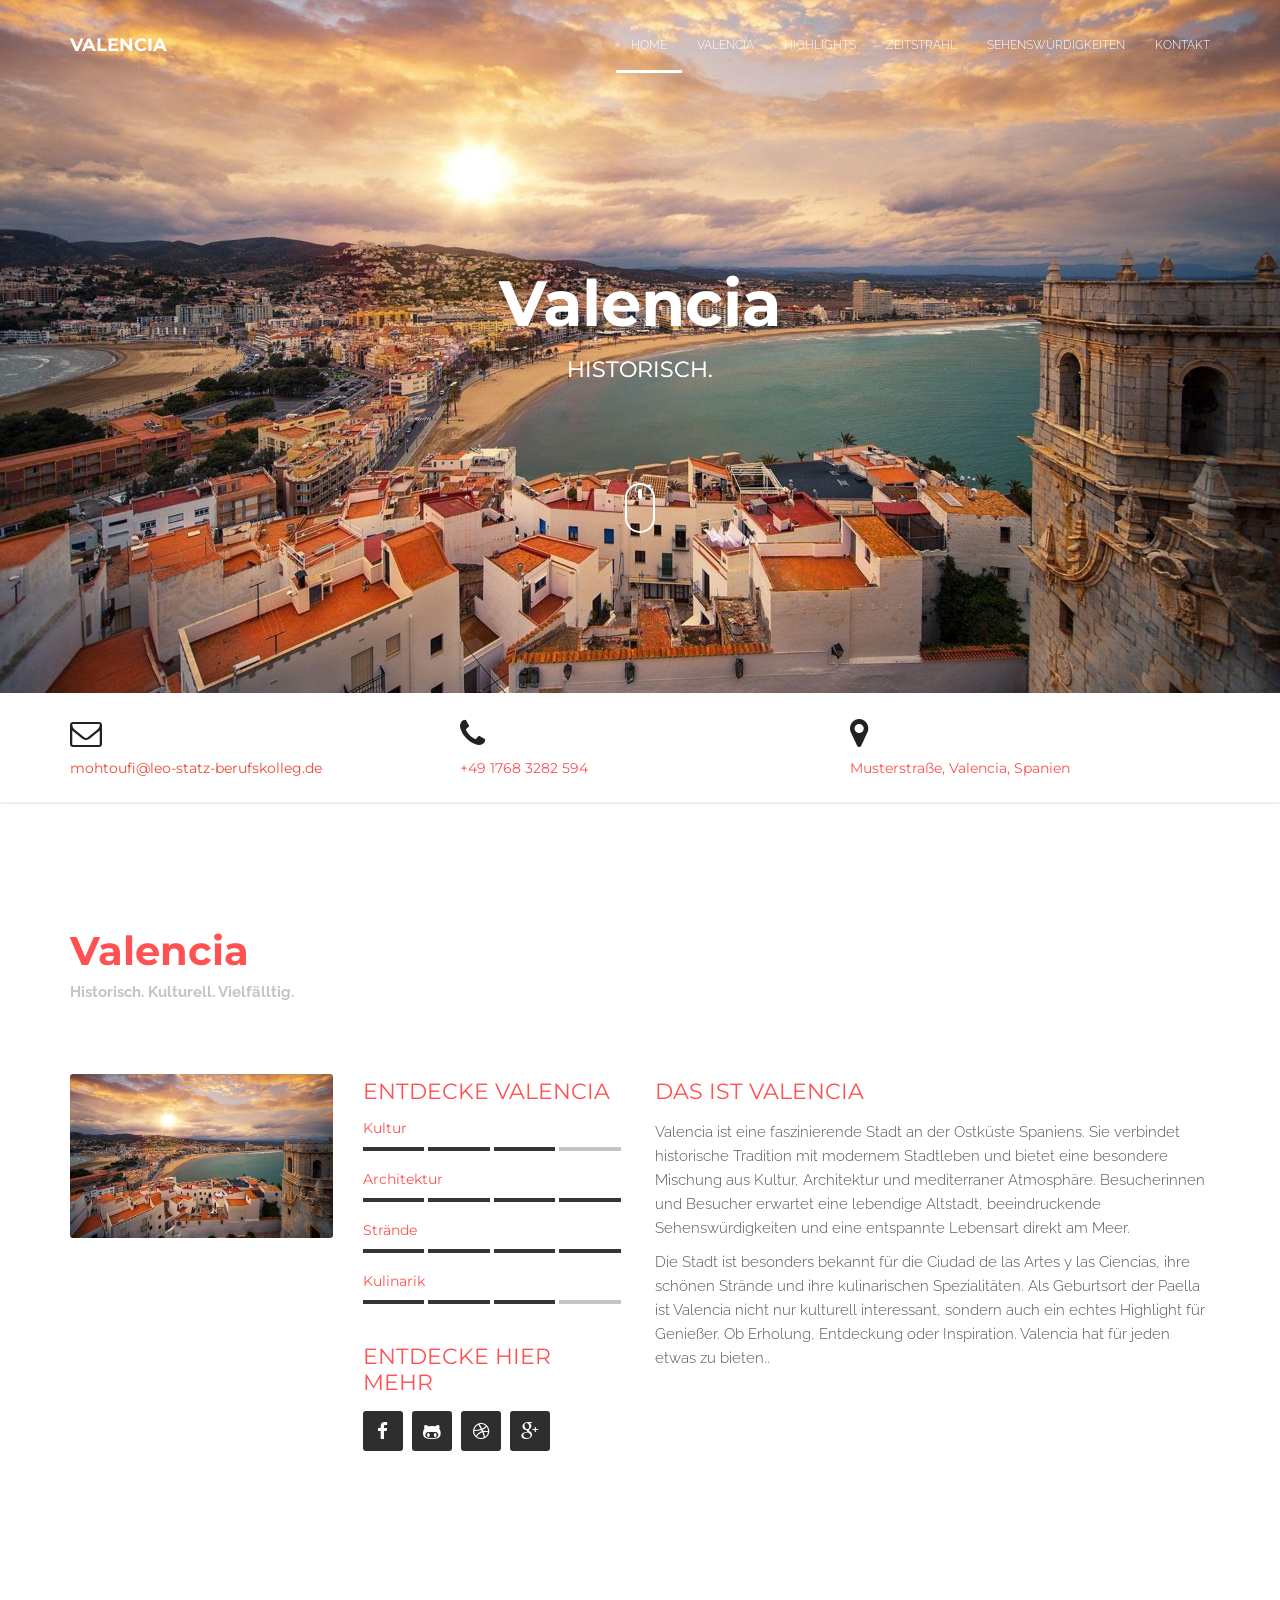
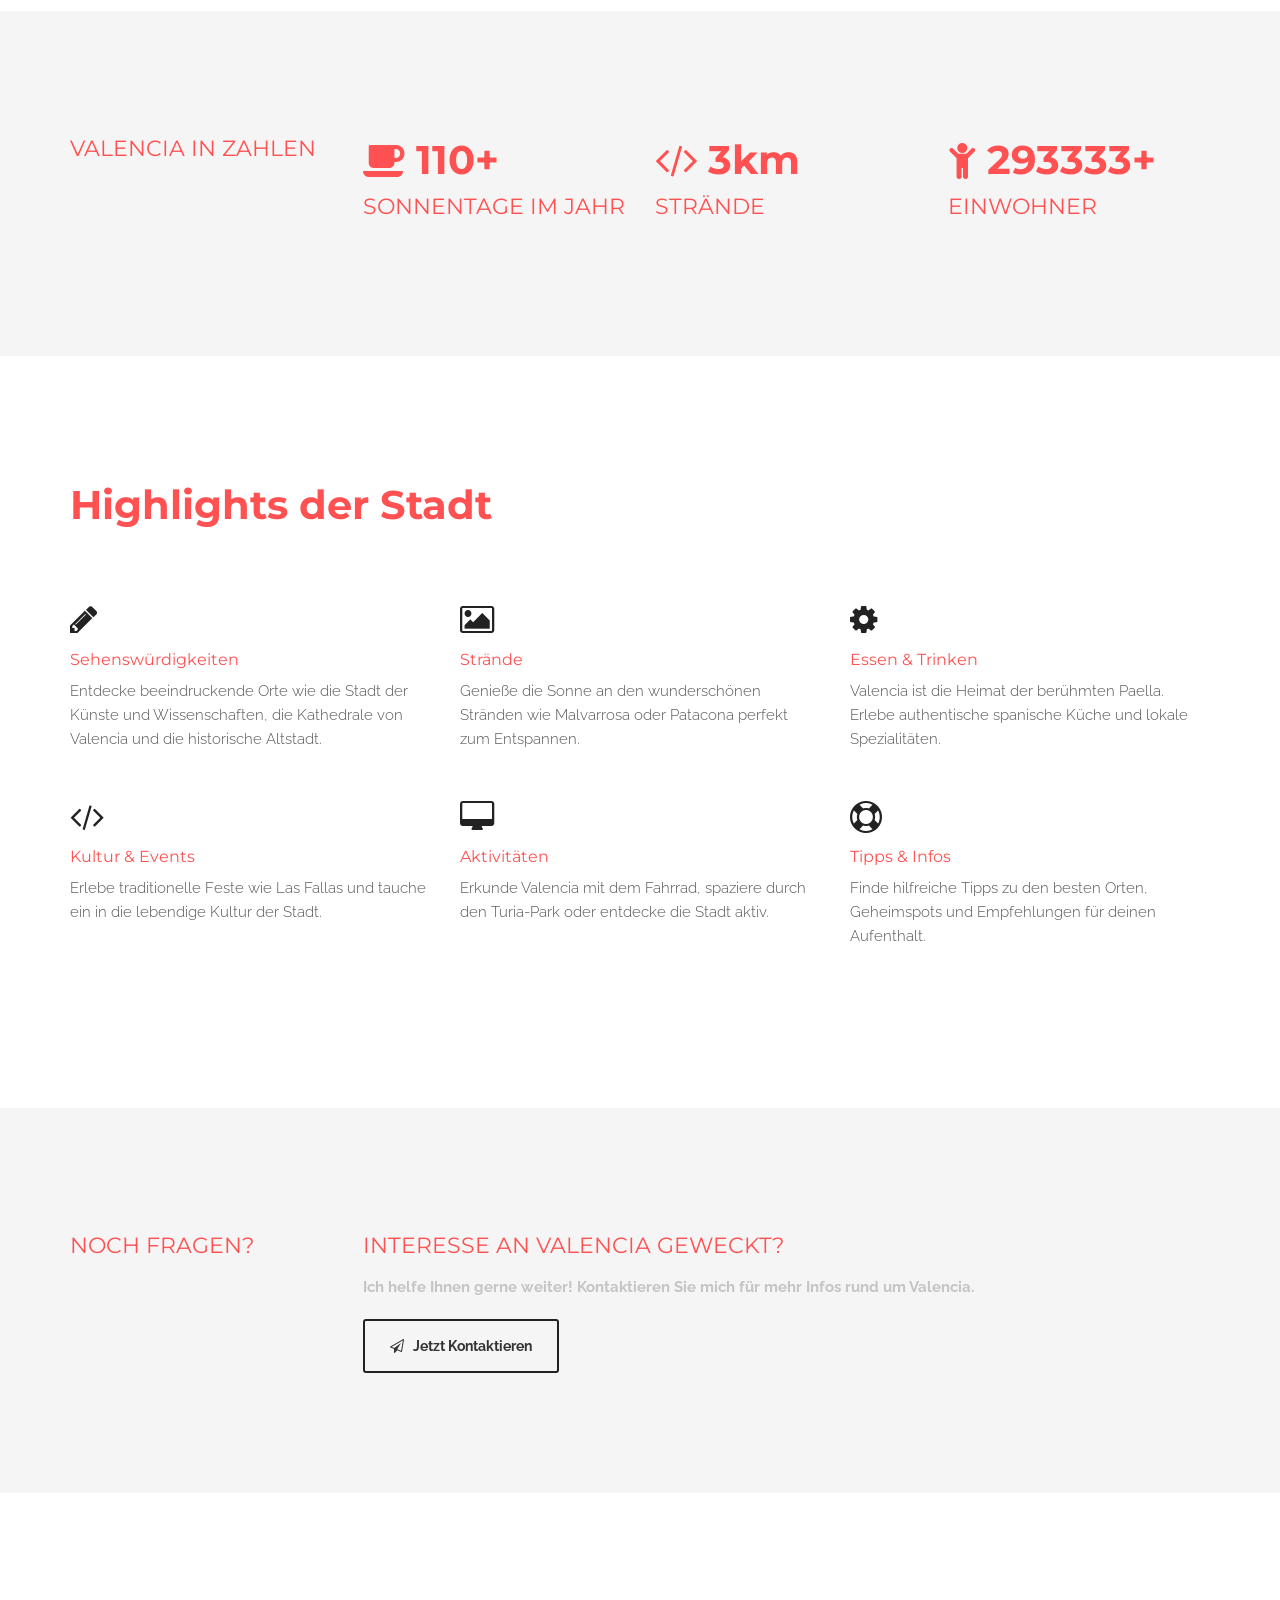
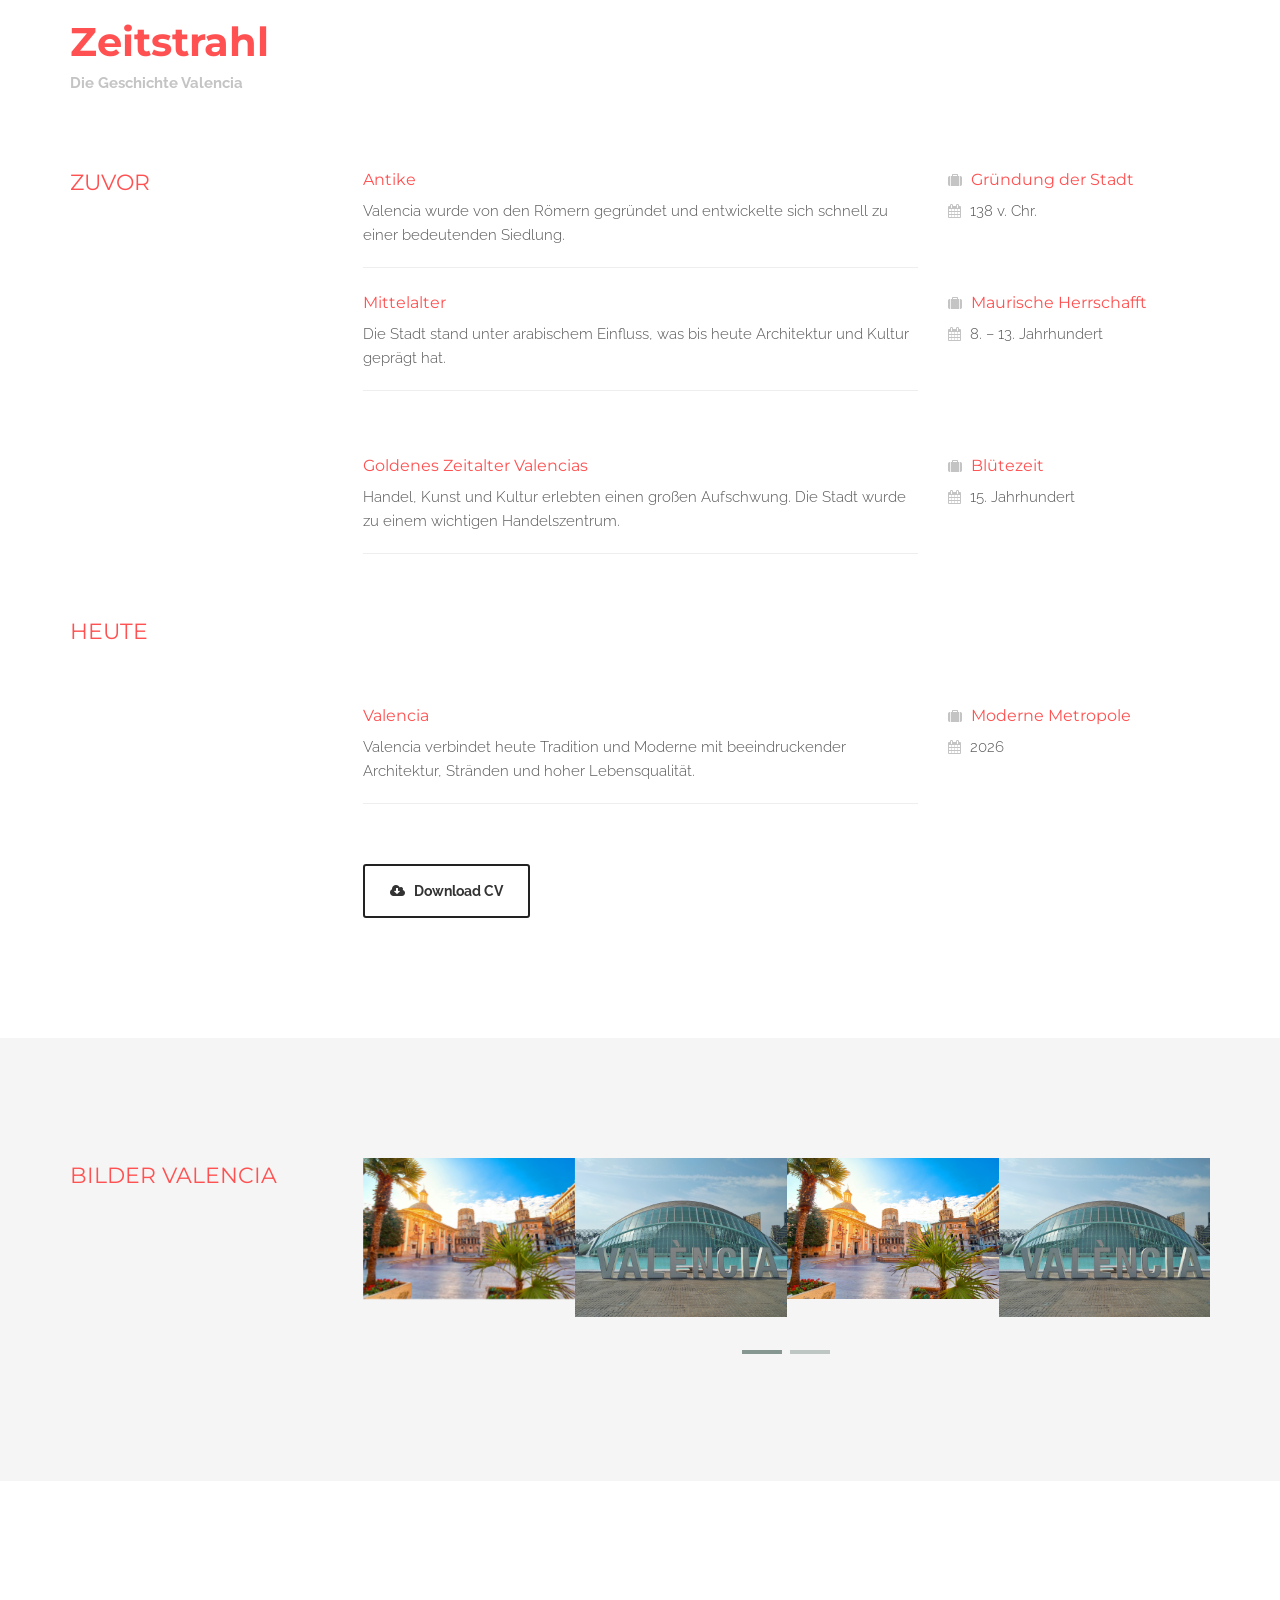
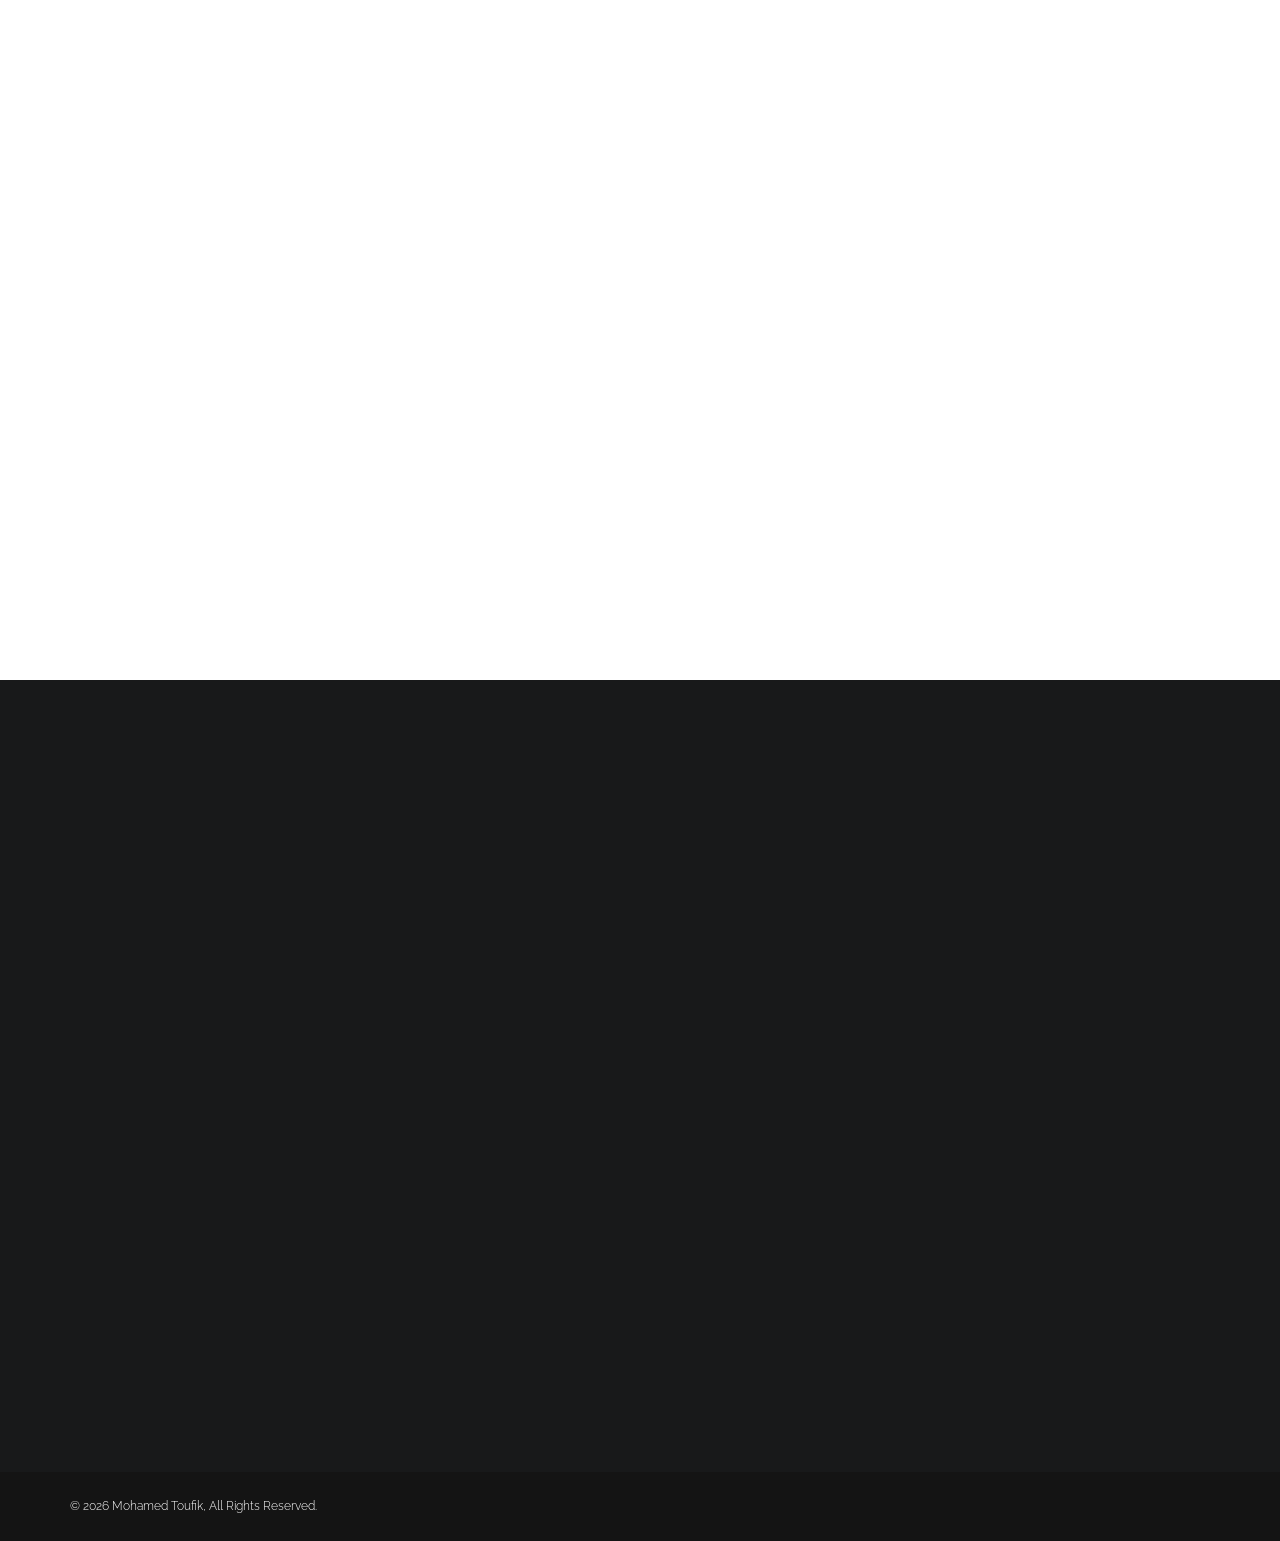
<file: Web - Projekt/Software-20260330/Software/index.html>
﻿<!DOCTYPE html>
<html lang="en">
<head>
	<meta charset="UTF-8">
	<meta name="viewport" content="width=device-width, initial-scale=1.0">
	<meta name="description" content="">
	<meta name="author" content="">

	<title>Valencia - Portfolio</title>

	<!-- CSS -->
	<!-- Bootstrap core CSS -->
	<link href="assets/bootstrap/css/bootstrap.min.css" rel="stylesheet" media="screen">

	<!-- Owl Carousel -->
	<link href="assets/css/owl.theme.css" rel="stylesheet">
	<link href="assets/css/owl.carousel.css" rel="stylesheet">

	<!-- Magnific-popup lightbox -->
	<link href="assets/css/magnific-popup.css" rel="stylesheet">

	<!-- Simple text rotator -->
	<link href="assets/css/simpletextrotator.css" rel="stylesheet">

	<!-- Font Awesome CSS -->
	<link href="assets/css/font-awesome.min.css" rel="stylesheet" media="screen">

	<!-- Animate css -->
	<link href="assets/css/animate.css" rel="stylesheet">

	<!-- Custom styles CSS -->
	<link href="assets/css/style.css" rel="stylesheet" media="screen">
</head>
<body>

	<div class="wrapper">

		<!-- Preloader -->

		<div id="preloader">
			<div id="status">
				<div class="status-mes"><h4>Valencia</h4></div>
			</div>
		</div>

		<!-- Navigation start -->

		<nav class="navbar navbar-custom navbar-fixed-top" role="navigation">
			<div class="container">

				<!-- Brand and toggle get grouped for better mobile display -->
				<div class="navbar-header">
					<button type="button" class="navbar-toggle" data-toggle="collapse" data-target="#bs-example-navbar-collapse-1">
						<span class="sr-only">Toggle navigation</span>
						<span class="icon-bar"></span>
						<span class="icon-bar"></span>
						<span class="icon-bar"></span>
					</button>
					<a class="navbar-brand" href="#">Valencia</a>
				</div>

				<!-- Collect the nav links, forms, and other content for toggling -->
				<div class="collapse navbar-collapse" id="bs-example-navbar-collapse-1">
					<ul class="nav navbar-nav navbar-right">
						<li><a href="#intro">Home</a></li>
						<li><a href="#profile">Valencia</a></li>
						<li><a href="#services">Highlights</a></li>
						<li><a href="#resume">Zeitstrahl</a></li>
						<li><a href="#portfolio">Sehenswürdigkeiten</a></li>
						<li><a href="#contact">Kontakt</a></li>
					</ul>
				</div>

			</div>
		</nav>

		<!-- Navigation end -->

		<!-- Intro section start -->

		<section id="intro" class="section">

			<div class="container">

				<div class="row">

					<div class="col-md-12">

						<div class="hello wow bounceInDown">
							<h1>Valencia</h1>
							<h3><span class="rotate">Historisch. | Kulturell. | Vielfältig.</span></h3>
						</div>

						<a href="#profile">
							<div class="mouse-icon">
								<div class="wheel"></div>
							</div>
						</a>

					</div>

				</div><!-- .row -->

			</div><!-- .container -->

		</section>

		<!-- Intro section end -->

		<!-- Profile contact callout section -->

		<section id="profile-contact">

			<div class="container">

				<div class="row">

					<div class="col-sm-4 wow bounceInLeft">
						<div class="profile-item">
							<i class="fa fa-envelope-o"></i>
							<h5><a href="#">mohtoufi@leo-statz-berufskolleg.de</a></h5>
						</div>
					</div>

					<div class="col-sm-4 wow bounceInUp">
						<div class="profile-item">
							<i class="fa fa-phone"></i>
							<h5>+49 1768 3282 594</h5>
						</div>
					</div>

					<div class="col-sm-4 wow bounceInRight">
						<div class="profile-item">
							<i class="fa fa-map-marker"></i>
							<h5>Musterstraße, Valencia, Spanien</h5>
						</div>
					</div>

				</div><!-- .row -->

			</div><!-- .container -->

		</section>

		<!-- Profile contact callout section -->

		<!-- Profile section start -->

		<section id="profile" class="section">

			<div class="container">

				<div class="row">

					<div class="col-md-12 headline wow bounceInDown">
						<h2>Valencia</h2>
						<p>Historisch. Kulturell. Vielfälltig.</p>
					</div>

					<div class="col-md-3 col-sm-6 hidden-xs wow bounceInLeft">
						<img class="avatar" src="assets/images/Vale 1.jpg" alt="">
					</div>

					<div class="col-md-3 col-sm-6 wow bounceInUp">

						<div class="profile-widget">
							<h3>Entdecke Valencia</h3>

							<h5>Kultur</h5>
							<div class="skill-bar">
								<div class="skill-rate-on"></div>
								<div class="skill-rate-on"></div>
								<div class="skill-rate-on"></div>
								<div class="skill-rate-off"></div>
							</div>

							<h5>Architektur</h5>
							<div class="skill-bar">
								<div class="skill-rate-on"></div>
								<div class="skill-rate-on"></div>
								<div class="skill-rate-on"></div>
								<div class="skill-rate-on"></div>
							</div>

							<h5>Strände</h5>
							<div class="skill-bar">
								<div class="skill-rate-on"></div>
								<div class="skill-rate-on"></div>
								<div class="skill-rate-on"></div>
								<div class="skill-rate-on"></div>
							</div>

							<h5>Kulinarik</h5>
							<div class="skill-bar">
								<div class="skill-rate-on"></div>
								<div class="skill-rate-on"></div>
								<div class="skill-rate-on"></div>
								<div class="skill-rate-off"></div>
							</div>
						</div>

						<div class="profile-widget">
							<h3>Entdecke hier mehr</h3>
							<ul class="widget-social">
								<li><a href="#"><i class="fa fa-facebook fa-fw"></i></a></li>
								<li><a href="#"><i class="fa fa-github-alt"></i></a></li>
								<li><a href="#"><i class="fa fa-dribbble"></i></a></li>
								<li><a href="#"><i class="fa fa-google-plus"></i></a></li>
							</ul>
						</div>

					</div><!-- .col-md-3 -->

					<div class="col-md-6 col-sm-12 wow bounceInRight">
						<h3>Das ist Valencia</h3>
						<p>Valencia ist eine faszinierende Stadt an der Ostküste Spaniens. Sie verbindet historische Tradition mit modernem Stadtleben und bietet eine besondere Mischung aus Kultur, Architektur und mediterraner Atmosphäre. Besucherinnen und Besucher erwartet eine lebendige Altstadt, beeindruckende Sehenswürdigkeiten und eine entspannte Lebensart direkt am Meer.</p>
						<p>Die Stadt ist besonders bekannt für die Ciudad de las Artes y las Ciencias, ihre schönen Strände und ihre kulinarischen Spezialitäten. Als Geburtsort der Paella ist Valencia nicht nur kulturell interessant, sondern auch ein echtes Highlight für Genießer. Ob Erholung, Entdeckung oder Inspiration. Valencia hat für jeden etwas zu bieten..</p>
					</div>

				</div><!-- .row -->

			</div><!-- .container -->

		</section>

		<!-- Profile section end -->

		<!-- Callout section start -->

		<section id="stats" class="callout">

			<div class="container">

				<div class="row">

					<div class="col-md-3 col-sm-12 hidden-xs wow bounceInLeft">
						<h3>Valencia in Zahlen</h3>
					</div>

					<div class="col-md-3 col-sm-4 wow bounceInDown">
						<div class="stat">
							<div class="stat-icon">
								<h2><i class="fa fa-coffee hidden-xs"></i><span class="timer" data-to="300"></span>+</h2>
							</div>
							<h3>Sonnentage im Jahr</h3>
						</div>
					</div>

					<div class="col-md-3 col-sm-4 wow bounceInUp">
						<div class="stat">
							<div class="stat-icon">
								<h2><i class="fa fa-code hidden-xs"></i><span class="timer" data-to="7"></span>km</h2>
							</div>
							<h3>Strände</h3>
						</div>
					</div>

					<div class="col-md-3 col-sm-4 wow bounceInRight">
						<div class="stat">
							<div class="stat-icon">
								<h2><i class="fa fa-child hidden-xs"></i><span class="timer" data-to="800000"></span>+</h2>
							</div>
							<h3>Einwohner</h3>
						</div>
					</div>

				</div><!-- .row -->

			</div><!-- .container -->

		</section>

		<!-- Callout section end -->

		<!-- Services section start -->

		<section id="services" class="section">

			<div class="container">

				<div class="row">

					<div class="col-md-12 headline wow bounceInDown">
						<h2>Highlights der Stadt</h2>
						</div>

					<div class="col-md-12">

						<div class="row">

							<div class="col-sm-4 wow bounceInLeft">
								<div class="service">
									<div class="icon">
										<i class="fa fa-pencil"></i>
									</div>
									<h4>Sehenswürdigkeiten</h4>
									<div class="text">
										<p>Entdecke beeindruckende Orte wie die Stadt der Künste und Wissenschaften, die Kathedrale von Valencia und die historische Altstadt.</p>
									</div>
								</div>
							</div>

							<div class="col-sm-4 wow bounceInUp">
								<div class="service">
									<div class="icon">
										<i class="fa fa-image"></i>
									</div>
									<h4>Strände</h4>
									<div class="text">
										<p>Genieße die Sonne an den wunderschönen Stränden wie Malvarrosa oder Patacona perfekt zum Entspannen.</p>
									</div>
								</div>
							</div>

							<div class="col-sm-4 wow bounceInRight">
								<div class="service">
									<div class="icon">
										<i class="fa fa-cog"></i>
									</div>
									<h4>Essen & Trinken</h4>
									<div class="text">
										<p>Valencia ist die Heimat der berühmten Paella. Erlebe authentische spanische Küche und lokale Spezialitäten.</p>
									</div>
								</div>
							</div>

						</div><!-- .row -->

						<div class="row">

							<div class="col-sm-4 wow bounceInUp" data-wow-delay=".2s">
								<div class="service">
									<div class="icon">
										<i class="fa fa-code"></i>
									</div>
									<h4>Kultur & Events</h4>
									<div class="text">
										<p>Erlebe traditionelle Feste wie Las Fallas und tauche ein in die lebendige Kultur der Stadt.</p>
									</div>
								</div>
							</div>

							<div class="col-sm-4 wow bounceInUp" data-wow-delay=".4s">
								<div class="service">
									<div class="icon">
										<i class="fa fa-desktop"></i>
									</div>
									<h4>Aktivitäten</h4>
									<div class="text">
										<p>Erkunde Valencia mit dem Fahrrad, spaziere durch den Turia-Park oder entdecke die Stadt aktiv.</p>
									</div>
								</div>
							</div>

							<div class="col-sm-4 wow bounceInUp" data-wow-delay=".6s">
								<div class="service">
									<div class="icon">
										<i class="fa fa-life-ring"></i>
									</div>
									<h4>Tipps & Infos</h4>
									<div class="text">
										<p>Finde hilfreiche Tipps zu den besten Orten, Geheimspots und Empfehlungen für deinen Aufenthalt.</p>
									</div>
								</div>
							</div>

						</div><!-- .row -->

					</div><!-- .col-md-12 -->

				</div><!-- .row -->

			</div><!-- .container -->

		</section>

		<!-- Services section end -->

		<!-- Callout section start -->

		<section class="callout">

			<div class="container">

				<div class="row">

					<div class="col-md-3 hidden-xs wow bounceInLeft">
						<h3>Noch Fragen?</h3>
					</div>

					<div class="col-md-9 headline nomargin wow bounceInDown">
						<h3>Interesse an Valencia geweckt?</h3>
						<p>Ich helfe Ihnen gerne weiter! Kontaktieren Sie mich für mehr Infos rund um Valencia.</p>
						<a href="#contact" class="btn btn-default btn-custom-2 callout-btn"><i class="fa fa-paper-plane-o icon-before"></i> Jetzt Kontaktieren</a>
					</div>

				</div><!-- .row -->

			</div><!-- .container -->

		</section>

		<!-- Callout section end -->

		<!-- Resume section start -->

		<section id="resume" class="section">

			<div class="container">

				<div class="row">

					<div class="col-md-12 headline wow bounceInDown">
						<h2>Zeitstrahl</h2>
						<p>Die Geschichte Valencia</p>
					</div>

				</div><!-- .row -->

				<div class="row resume-items">

					<div class="col-md-3 wow bounceInLeft">
						<h3>Zuvor</h3>
					</div>

					<div class="col-md-6 col-sm-8 resume-item wow bounceInUp">
						<h4>Antike</h4>
						<p>Valencia wurde von den Römern gegründet und entwickelte sich schnell zu einer bedeutenden Siedlung.</p>
						<hr class="hidden-xs">
					</div>

					<div class="col-md-3 col-sm-4 resume-place wow bounceInRight">
						<h4><i class="fa fa-suitcase"></i> Gründung der Stadt</h4>
						<i class="fa fa-calendar"></i> 138 v. Chr.
						<hr class="visible-xs">
					</div>

					<div class="col-md-6 col-md-offset-3 col-sm-8 resume-item wow bounceInUp">
						<h4>Mittelalter</h4>
						<p>Die Stadt stand unter arabischem Einfluss, was bis heute Architektur und Kultur geprägt hat.</p>
						<hr class="hidden-xs">
					</div>

					<div class="col-md-3 col-sm-4 resume-place wow bounceInRight">
						<h4><i class="fa fa-suitcase"></i> Maurische Herrschafft</h4>
						<i class="fa fa-calendar"></i> 8. – 13. Jahrhundert
						<hr class="visible-xs">
					</div>

				</div><!-- .row -->

				<div class="row resume-items">
					<div class="col-md-3 wow bounceInLeft"></div>

					<div class="col-md-6 col-sm-8 resume-item wow bounceInUp">
						<h4>Goldenes Zeitalter Valencias</h4>
						<p>Handel, Kunst und Kultur erlebten einen großen Aufschwung. Die Stadt wurde zu einem wichtigen Handelszentrum.</p>
						<hr class="hidden-xs">
					</div>

					<div class="col-md-3 col-sm-4 resume-place wow bounceInRight">
						<h4><i class="fa fa-suitcase"></i> Blütezeit</h4>
						<i class="fa fa-calendar"></i> 15. Jahrhundert
						<hr class="visible-xs">
					</div>

					<div class="row resume-items"></div>
					<div class="col-md-3 wow bounceInLeft">
						<h3>Heute</h3>
					</div>
				
					<div class="row resume-items"></div>
					<div class="col-md-6 col-md-offset-3 col-sm-8 resume-item wow bounceInUp">
						<h4>Valencia</h4>
						<p>Valencia verbindet heute Tradition und Moderne mit beeindruckender Architektur, Stränden und hoher Lebensqualität.</p>
						<hr class="hidden-xs">
					</div>

					<div class="col-md-3 col-sm-4 resume-place wow bounceInRight">
						<h4><i class="fa fa-suitcase"></i> Moderne Metropole</h4>
						<i class="fa fa-calendar"></i> 2026
						<hr class="visible-xs">
					</div>

				</div><!-- .row -->

				<div class="row">

					<div class="col-md-6 col-md-offset-3 wow bounceInUp">
						<a href="#" class="btn btn-default btn-custom-2"><i class="fa fa-cloud-download icon-before"></i> Download CV</a>
					</div>

				</div><!-- .row -->

			</div><!-- .container -->

		</section>

		<!-- Resume section end -->

		<!-- Callout section start -->

		<section id="clients" class="callout">

			<div class="container">

				<div class="row">

					<div class="col-md-3 hidden-xs wow bounceInLeft">
						<h3>Bilder Valencia</h3>
					</div>

					<div class="col-md-9 wow bounceInRight">

						<div id="owl-clients" class="owl-carousel">
							
							<div class="owl-item">
								<img src="assets/images/logo/vale logo 1.jpeg" alt="">
							</div>

							<div class="owl-item">
								<img src="assets/images/logo/vale logo 2.jpeg" alt="">
							</div>

							<div class="owl-item">
								<img src="assets/images/logo/vale logo 1.jpeg" alt="">
							</div>

							<div class="owl-item">
								<img src="assets/images/logo/vale logo 2.jpeg" alt="">
							</div>

							<div class="owl-item">
								<img src="assets/images/logo/vale logo 1.jpeg" alt="">
							</div>

							<div class="owl-item">
								<img src="assets/images/logo/vale logo 2.jpeg" alt="">
							</div>

						</div>

					</div><!-- .col-md-9 -->

				</div><!-- .row -->

			</div><!-- .container -->

		</section>

		<!-- Callout section end -->

		<!-- Portfolio section start -->

		<section id="portfolio" class="section">

			<div class="container">

				<div class="row">

					<div class="col-md-12 headline wow bounceInDown">
						<h2>Galerie</h2>
						<p>Die Stadt der Künste</p>
					</div>

					<div class="col-md-4 col-sm-6 wow bounceInLeft">
						<a href="assets/images/logo/Porto 1.webp" class="pop-up">
							<div class="portfolio-item">
								<div class="portfolio-item-preview">
									<img src="assets/images/logo/Porto 1.webp" alt="">
								</div>
								<div class="portfolio-item-description">
									<h3>Oceanographic</h3>
								
								</div>
							</div>
						</a>
					</div>

					<div class="col-md-4 col-sm-6 wow bounceInUp">
						<a href="assets/images/logo/Porto 2.webp" class="pop-up">
							<div class="portfolio-item">
								<div class="portfolio-item-preview">
									<img src="assets/images/logo/Porto 2.webp" alt="">
								</div>
								<div class="portfolio-item-description">
									<h3>Stadt der Künste und Wissenschaften </h3>
									
								</div>
							</div>
						</a>
					</div>

					<div class="col-md-4 col-sm-6 wow bounceInRight">
						<a href="assets/images/logo/Porto 3.webp" class="pop-up">
							<div class="portfolio-item">
								<div class="portfolio-item-preview">
									<img src="assets/images/logo/Porto 3.webp" alt="">
								</div>
								<div class="portfolio-item-description">
									<h3>SKathedrale und Heiliger Gral</h3>
									
								</div>
							</div>
						</a>
					</div>

					<div class="col-md-4 col-sm-6 wow bounceInUp" data-wow-delay=".2s">
						<a href="assets/images/logo/Porto 4.webp" class="pop-up">
							<div class="portfolio-item">
								<div class="portfolio-item-preview">
									<img src="assets/images/logo/Porto 4.webp" alt="">
								</div>
								<div class="portfolio-item-description">
									<h3>Mercado Central</h3>
									
								</div>
							</div>
						</a>
					</div>

					<div class="col-md-4 col-sm-6 wow bounceInUp" data-wow-delay=".4s">
						<a href="assets/images/logo/Porto 5.webp" class="pop-up">
							<div class="portfolio-item">
								<div class="portfolio-item-preview">	
									<img src="assets/images/logo/Porto 5.webp" alt="">
								</div>
								<div class="portfolio-item-description">
									<h3>Naturpark</h3>
									
								</div>
							</div>
						</a>
					</div>

					<div class="col-md-4 col-sm-6 wow bounceInUp" data-wow-delay=".6s">
						<a href="assets/images/logo/Porto 6.webp" class="pop-up">
							<div class="portfolio-item">
								<div class="portfolio-item-preview">
									<img src="assets/images/logo/Porto 6.webp" alt="">
								</div>
								<div class="portfolio-item-description">
									<h3>Kirche von San NIcholas</h3>
									
								</div>
							</div>
						</a>
					</div>

				</div><!-- .row -->

			</div><!-- .container -->

		</section>

		<!-- Portfolio section end -->

		<!-- Contact section start -->

		<section id="contact" class="section">

			<div class="container">

				<div class="row">

					<div class="col-md-12 headline wow bounceInLeft">
						<h2>KONTAKTIER MICH</h2>
						<p>Schreiben Sie uns oder rufen Sie uns an wir freuen uns auf Ihre Nachricht.</p>
					</div>

					<div class="col-md-6 wow bounceInUp">

						<p>Wir helfen Ihnen gerne weiter und stehen Ihnen für alle Anliegen rund um die Stadt zur Verfügung.</p>

						<ul class="icon-list">
							<li><i class="fa fa-fw fa-map-marker"></i>40227 Kirchfeldstraße, Düsseldorf, Deutschland</li>
							<li><i class="fa fa-fw fa-phone"></i>0176 8328 2594</li>
							<li><i class="fa fa-fw fa-envelope-o"></i><a href="mailto:">mohtoufi@leo-statz-berufskolleg.de</a></li>
							<li><i class="fa fa-fw fa-globe"></i><a href=""></a></li>
						</ul>

					</div>

					<div class="col-md-6 wow bounceInRight">

						<form id="contact-form" role="form">

							<div class="form-group">
								<label class="sr-only" for="c_name">Name</label>
								<input type="text" id="c_name" class="form-control" name="c_name" placeholder="Name">
							</div>

							<div class="form-group">
								<label class="sr-only" for="c_email">Email Adresse</label>
								<input type="email" id="c_email" class="form-control" name="c_email" placeholder="E-mail">
							</div>

							<div class="form-group">
								<textarea class="form-control" id="c_message" name="c_message" rows="7" placeholder="Your message"></textarea>
							</div>

							<button type="submit" class="btn btn-custom-1">
								<i class="fa fa-bullhorn icon-before"></i> Verschicken
							</button>

						</form>

						<div class="ajax-response"></div>

					</div>

				</div><!-- .row -->

			</div><!-- .container -->

		</section>

		<!-- Contact section end -->

		<!-- Footer start -->

		<footer id="footer">

			<div class="container">

				<div class="row">

					<div class="col-md-12">
						<p class="copy">
							© 2026 Mohamed Toufik, All Rights Reserved.
						</p>
					</div>

				</div><!-- .row -->

			</div><!-- .container -->

		</footer>

		<!-- Footer end -->

	</div><!-- .wrapper -->

	<!-- Javascript files -->
	<!-- jQuery -->
	<script src="assets/js/jquery-1.11.0.min.js"></script>
	<!-- Bootstrap JS -->
	<script src="assets/bootstrap/js/bootstrap.min.js"></script>
	<!-- Background slider -->
	<script src="assets/js/jquery.backstretch.min.js"></script>
	<!-- OwlCarousel -->
	<script src="assets/js/owl.carousel.min.js"></script>
	<!-- Modal for portfolio -->
	<script src="assets/js/jquery.magnific-popup.min.js"></script>
	<!-- Text rotator -->
	<script src="assets/js/jquery.simple-text-rotator.min.js"></script>
	<!-- Waypoints -->
	<script src="assets/js/jquery.waypoints.js"></script>
	<!-- CountTo  -->
	<script src="assets/js/jquery.countTo.js"></script>
	<!-- WOW - Reveal Animations When You Scroll -->
	<script src="assets/js/wow.min.js"></script>   
	<!-- Smooth scroll -->
	<script src="assets/js/smoothscroll.js"></script>
	<!-- Custom scripts -->
	<script src="assets/js/custom.js"></script>

</body>
</html>
</file>
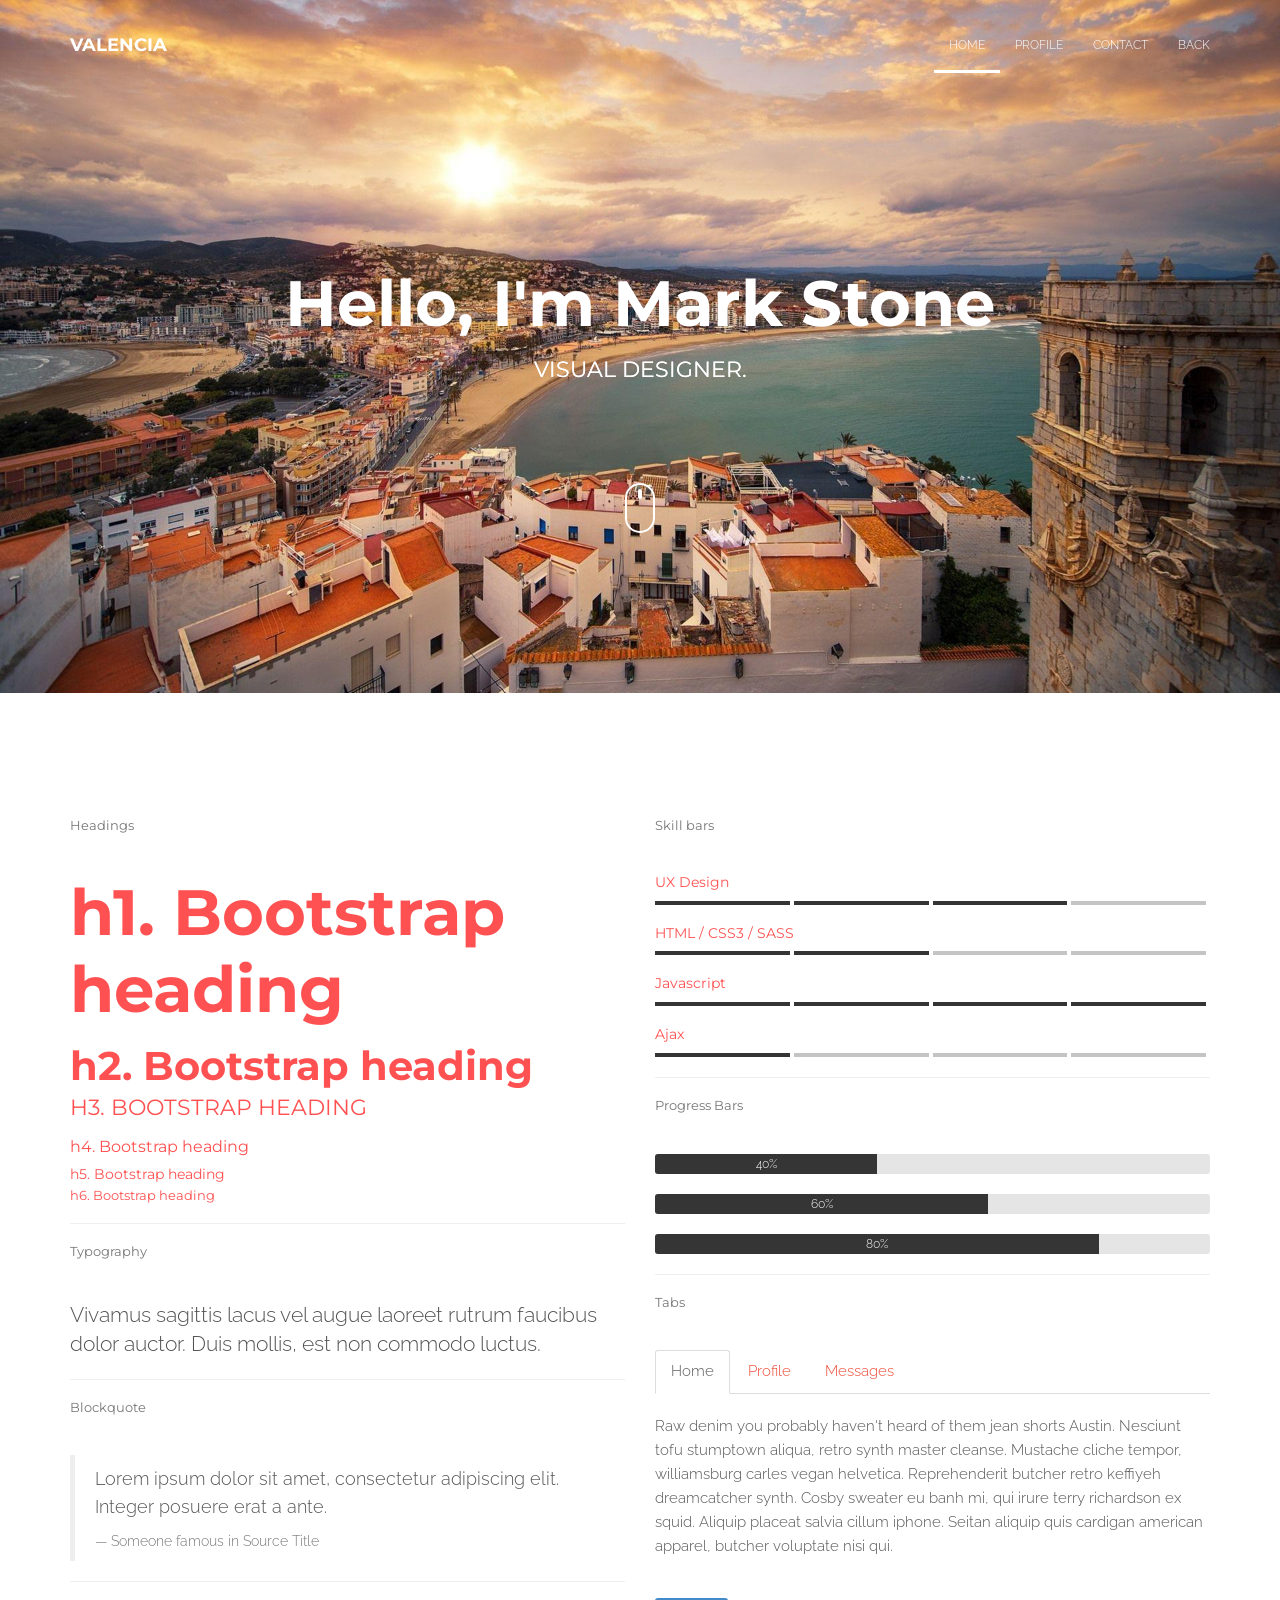
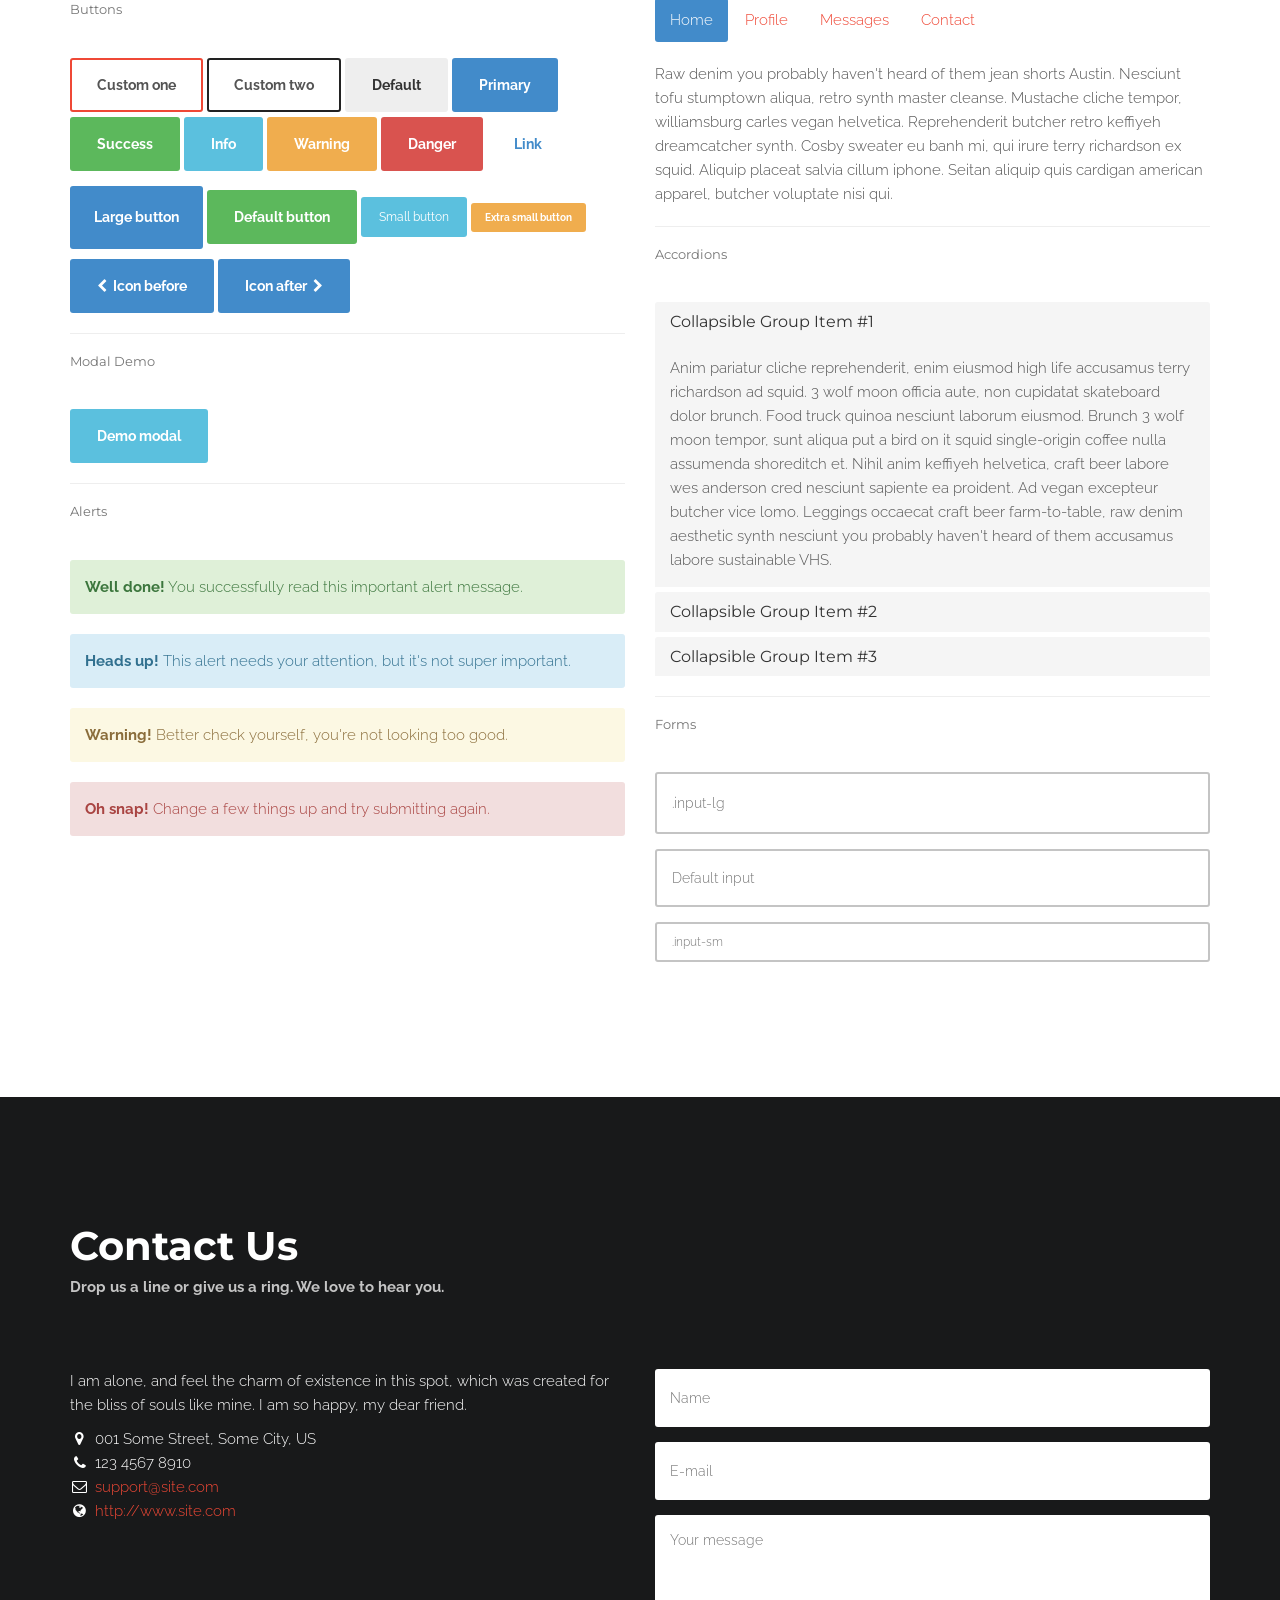
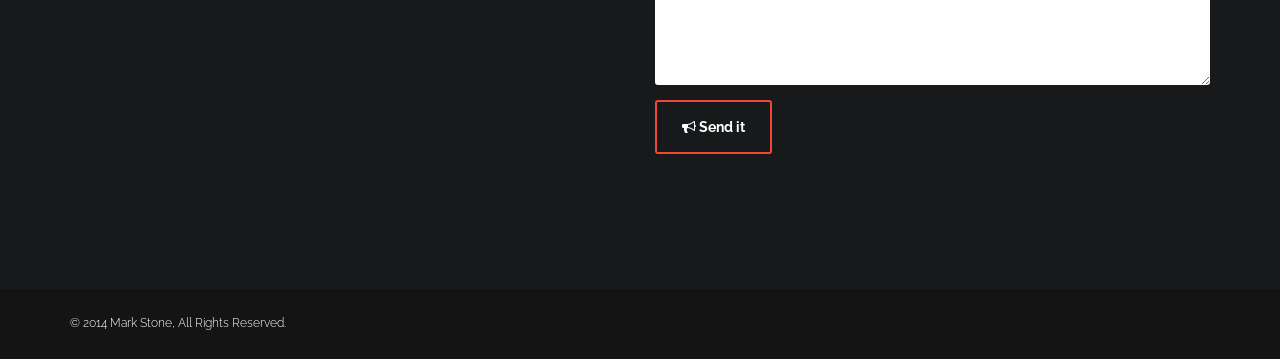
<file: Web - Projekt/Software-20260330/Software/components.html>
﻿<!DOCTYPE html>
<html lang="en">
<head>
	<meta charset="UTF-8">
	<meta name="viewport" content="width=device-width, initial-scale=1.0">
	<meta name="description" content="">
	<meta name="author" content="">

	<title>Components</title>

	<!-- CSS -->
	<!-- Bootstrap core CSS -->
	<link href="assets/bootstrap/css/bootstrap.min.css" rel="stylesheet" media="screen">

	<!-- Owl Carousel -->
	<link href="assets/css/owl.theme.css" rel="stylesheet">
	<link href="assets/css/owl.carousel.css" rel="stylesheet">

	<!-- Magnific-popup lightbox -->
	<link href="assets/css/magnific-popup.css" rel="stylesheet">

	<!-- Simple text rotator -->
	<link href="assets/css/simpletextrotator.css" rel="stylesheet">

	<!-- Font Awesome CSS -->
	<link href="assets/css/font-awesome.min.css" rel="stylesheet" media="screen">

	<!-- Animate css -->
	<link href="assets/css/animate.css" rel="stylesheet">

	<!-- Custom styles CSS -->
	<link href="assets/css/style.css" rel="stylesheet" media="screen">
</head>
<body>

	<div class="wrapper">

		<!-- Preloader -->

		<div id="preloader">
			<div id="status">
				<div class="status-mes"><h4>Valencia</h4></div>
			</div>
		</div>

		<!-- Navigation start -->

		<nav class="navbar navbar-custom navbar-fixed-top" role="navigation">
			<div class="container">

				<!-- Brand and toggle get grouped for better mobile display -->
				<div class="navbar-header">
					<button type="button" class="navbar-toggle" data-toggle="collapse" data-target="#bs-example-navbar-collapse-1">
						<span class="sr-only">Toggle navigation</span>
						<span class="icon-bar"></span>
						<span class="icon-bar"></span>
						<span class="icon-bar"></span>
					</button>
					<a class="navbar-brand" href="#">Valencia</a>
				</div>

				<!-- Collect the nav links, forms, and other content for toggling -->
				<div class="collapse navbar-collapse" id="bs-example-navbar-collapse-1">
					<ul class="nav navbar-nav navbar-right">
						<li><a href="#intro">home</a></li>
						<li><a href="#components">Profile</a></li>
						<li><a href="#contact">Contact</a></li>
						<li><a href="index.html">Back</a></li>
					</ul>
				</div>

			</div>
		</nav>

		<!-- Navigation end -->

		<!-- Intro section start -->

		<section id="intro" class="section">

			<div class="container">

				<div class="row">

					<div class="col-md-12">

						<div class="hello">
							<h1>Hello, I'm Mark Stone</h1>
							<h3><span class="rotate">Visual Designer. | Front-end Developer. | C# Programmer.</span></h3>
						</div>

						<div class="mouse-icon">
							<div class="wheel"></div>
						</div>
						
					</div>

				</div><!-- .row -->

			</div><!-- .container -->

		</section>

		<!-- Intro section end -->

		<!-- Components section start -->

		<section id="components" class="section">

			<div class="container">

				<div class="row">

					<div class="col-md-6">

						<!-- Headings -->
						<h6 class="text-muted long-down">Headings</h6>
						<h1>h1. Bootstrap heading</h1>
						<h2>h2. Bootstrap heading</h2>
						<h3>h3. Bootstrap heading</h3>
						<h4>h4. Bootstrap heading</h4>
						<h5>h5. Bootstrap heading</h5>
						<h6>h6. Bootstrap heading</h6>

						<hr>
						<!-- Typography -->
						<h6 class="text-muted long-down">Typography</h6>

						<p class="lead">Vivamus sagittis lacus vel augue laoreet rutrum faucibus dolor auctor. Duis mollis, est non commodo luctus.</p>

						<hr>
						<!-- Blockquote -->

						<h6 class="text-muted long-down">Blockquote</h6>
						<blockquote>
							<p>Lorem ipsum dolor sit amet, consectetur adipiscing elit. Integer posuere erat a ante.</p>
							<footer>Someone famous in <cite title="Source Title">Source Title</cite></footer>
						</blockquote>

						<hr>

						<!-- Buttons -->

						<h6 class="text-muted long-down">Buttons</h6>

						<p class="btn-list">
							<button type="button" class="btn btn-custom-1">Custom one</button>
							<button type="button" class="btn btn-custom-2">Custom two</button>
							<button type="button" class="btn btn-default">Default</button>
							<button type="button" class="btn btn-primary">Primary</button>
							<button type="button" class="btn btn-success">Success</button>
							<button type="button" class="btn btn-info">Info</button>
							<button type="button" class="btn btn-warning">Warning</button>
							<button type="button" class="btn btn-danger">Danger</button>
							<button type="button" class="btn btn-link">Link</button>
						</p>

						<p>
							<button type="button" class="btn btn-primary btn-lg">Large button</button>
							<button type="button" class="btn btn-success">Default button</button>
							<button type="button" class="btn btn-info btn-sm">Small button</button>
							<button type="button" class="btn btn-warning btn-xs">Extra small button</button>
						</p>

						<p>
							<button type="button" class="btn btn-primary">
								<i class="icon-before fa fa-chevron-left"></i>Icon before
							</button>
							
							<button type="button" class="btn btn-primary">
								Icon after<i class="icon-after fa fa-chevron-right"></i>
							</button>
						</p>

						<hr>
						<!-- Modal Demo -->

						<h6 class="text-muted long-down">Modal Demo</h6>

						<p>
							<!-- Button trigger modal -->
							<button class="btn btn-info " data-toggle="modal" data-target="#myModal">Demo modal</button>
						</p>

						<!-- Modal -->
						<div class="modal fade" id="myModal" tabindex="-1" role="dialog" aria-labelledby="myModalLabel" aria-hidden="true">
							<div class="modal-dialog">
								<div class="modal-content">
									<div class="modal-header">
										<button type="button" class="close" data-dismiss="modal" aria-hidden="true">×</button>
										<h4 class="modal-title" id="myModalLabel">Modal title</h4>
									</div>
									<div class="modal-body">
										...
									</div>
									<div class="modal-footer">
										<button type="button" class="btn btn-default" data-dismiss="modal">Close</button>
										<button type="button" class="btn btn-primary">Save changes</button>
									</div>
								</div>
							</div>
						</div>

						<hr>

						<!-- Alerts -->

						<h6 class="text-muted long-down">Alerts</h6>

						<div class="alert alert-success">
							<strong>Well done!</strong> You successfully read this important alert message.
						</div>

						<div class="alert alert-info">
							<strong>Heads up!</strong> This alert needs your attention, but it's not super important.
						</div>

						<div class="alert alert-warning">
							<strong>Warning!</strong> Better check yourself, you're not looking too good.
						</div>

						<div class="alert alert-danger long">
							<strong>Oh snap!</strong> Change a few things up and try submitting again.
						</div>

					</div><!-- .col-md -->

					<!--  -->

					<div class="col-lg-6">

						<h6 class="text-muted long-down">Skill bars</h6>

						<h5>UX Design</h5>
						<div class="skill-bar">
							<div class="skill-rate-on"></div>
							<div class="skill-rate-on"></div>
							<div class="skill-rate-on"></div>
							<div class="skill-rate-off"></div>
						</div>

						<h5>HTML / CSS3 / SASS</h5>
						<div class="skill-bar">
							<div class="skill-rate-on"></div>
							<div class="skill-rate-on"></div>
							<div class="skill-rate-off"></div>
							<div class="skill-rate-off"></div>
						</div>

						<h5>Javascript</h5>
						<div class="skill-bar">
							<div class="skill-rate-on"></div>
							<div class="skill-rate-on"></div>
							<div class="skill-rate-on"></div>
							<div class="skill-rate-on"></div>
						</div>

						<h5>Ajax</h5>
						<div class="skill-bar">
							<div class="skill-rate-on"></div>
							<div class="skill-rate-off"></div>
							<div class="skill-rate-off"></div>
							<div class="skill-rate-off"></div>
						</div>

						<hr>

						<!-- Progress Bars -->

						<h6 class="text-muted long-down">Progress Bars</h6>

						<div class="progress">
							<div class="progress-bar" role="progressbar" aria-valuenow="40" aria-valuemin="0" aria-valuemax="100" style="width: 40%">
								40%
							</div>
						</div>

						<div class="progress">
							<div class="progress-bar" role="progressbar" aria-valuenow="60" aria-valuemin="0" aria-valuemax="100" style="width: 60%;">
								60%
							</div>
						</div>

						<div class="progress">
							<div class="progress-bar" role="progressbar" aria-valuenow="80" aria-valuemin="0" aria-valuemax="100" style="width: 80%;">
								80%
							</div>
						</div>

						<hr>

						<!-- Tabs -->

						<h6 class="text-muted long-down">Tabs</h6>

						<!-- Nav tabs -->
						<ul class="nav nav-tabs">
							<li class="active"><a href="#tab1" data-toggle="tab">Home</a></li>
							<li><a href="#tab1" data-toggle="tab">Profile</a></li>
							<li><a href="#tab2" data-toggle="tab">Messages</a></li>
						</ul>

						<!-- Tab panes -->
						<div class="tab-content long-down">

							<div class="tab-pane active" id="tab1">Raw denim you probably haven't heard of them jean shorts Austin. Nesciunt tofu stumptown aliqua, retro synth master cleanse. Mustache cliche tempor, williamsburg carles vegan helvetica. Reprehenderit butcher retro keffiyeh dreamcatcher synth. Cosby sweater eu banh mi, qui irure terry richardson ex squid. Aliquip placeat salvia cillum iphone. Seitan aliquip quis cardigan american apparel, butcher voluptate nisi qui.</div>

							<div class="tab-pane" id="tab2">Mustache cliche tempor, williamsburg carles vegan helvetica. Reprehenderit butcher retro keffiyeh dreamcatcher synth. Cosby sweater eu banh mi, qui irure terry richardson ex squid. Aliquip placeat salvia cillum iphone. Seitan aliquip quis cardigan american apparel, butcher voluptate nisi qui.</div>

							<div class="tab-pane" id="tab3">Raw denim you probably haven't heard of them jean shorts Austin. Nesciunt tofu stumptown aliqua, retro synth master cleanse. Mustache cliche tempor, williamsburg carles vegan helvetica. Reprehenderit butcher retro keffiyeh dreamcatcher synth.</div>
						</div>


						<!-- Nav tabs -->
						<ul class="nav nav-pills">
							<li class="active"><a href="#tab1" data-toggle="tab">Home</a></li>
							<li><a href="#tab11" data-toggle="tab">Profile</a></li>
							<li><a href="#tab22" data-toggle="tab">Messages</a></li>
							<li><a href="#tab33" data-toggle="tab">Contact</a></li>
						</ul>

						<!-- Tab panes -->
						<div class="tab-content long">

							<div class="tab-pane active" id="tab11">Raw denim you probably haven't heard of them jean shorts Austin. Nesciunt tofu stumptown aliqua, retro synth master cleanse. Mustache cliche tempor, williamsburg carles vegan helvetica. Reprehenderit butcher retro keffiyeh dreamcatcher synth. Cosby sweater eu banh mi, qui irure terry richardson ex squid. Aliquip placeat salvia cillum iphone. Seitan aliquip quis cardigan american apparel, butcher voluptate nisi qui.</div>

							<div class="tab-pane" id="tab22">Mustache cliche tempor, williamsburg carles vegan helvetica. Reprehenderit butcher retro keffiyeh dreamcatcher synth. Cosby sweater eu banh mi, qui irure terry richardson ex squid. Aliquip placeat salvia cillum iphone. Seitan aliquip quis cardigan american apparel, butcher voluptate nisi qui.</div>

							<div class="tab-pane" id="tab33">Raw denim you probably haven't heard of them jean shorts Austin. Nesciunt tofu stumptown aliqua, retro synth master cleanse. Mustache cliche tempor, williamsburg carles vegan helvetica. Reprehenderit butcher retro keffiyeh dreamcatcher synth.</div>
						</div>

						<hr>

						<!-- Accordions -->

						<h6 class="text-muted long-down">Accordions</h6>

						<div class="panel-group long" id="accordion">
							<div class="panel panel-default">

								<div class="panel-heading">
									<h4 class="panel-title">
										<a data-toggle="collapse" data-parent="#accordion" href="#collapseOne">
											Collapsible Group Item #1
										</a>
									</h4>
								</div>

								<div id="collapseOne" class="panel-collapse collapse in">
									<div class="panel-body">
										Anim pariatur cliche reprehenderit, enim eiusmod high life accusamus terry richardson ad squid. 3 wolf moon officia aute, non cupidatat skateboard dolor brunch. Food truck quinoa nesciunt laborum eiusmod. Brunch 3 wolf moon tempor, sunt aliqua put a bird on it squid single-origin coffee nulla assumenda shoreditch et. Nihil anim keffiyeh helvetica, craft beer labore wes anderson cred nesciunt sapiente ea proident. Ad vegan excepteur butcher vice lomo. Leggings occaecat craft beer farm-to-table, raw denim aesthetic synth nesciunt you probably haven't heard of them accusamus labore sustainable VHS.
									</div>
								</div>
							</div>

							<div class="panel panel-default">

								<div class="panel-heading">
									<h4 class="panel-title">
										<a data-toggle="collapse" data-parent="#accordion" href="#collapseTwo">
											Collapsible Group Item #2
										</a>
									</h4>
								</div>

								<div id="collapseTwo" class="panel-collapse collapse">
									<div class="panel-body">
										Anim pariatur cliche reprehenderit, enim eiusmod high life accusamus terry richardson ad squid. 3 wolf moon officia aute, non cupidatat skateboard dolor brunch. Food truck quinoa nesciunt laborum eiusmod. Brunch 3 wolf moon tempor, sunt aliqua put a bird on it squid single-origin coffee nulla assumenda shoreditch et. Nihil anim keffiyeh helvetica, craft beer labore wes anderson cred nesciunt sapiente ea proident. Ad vegan excepteur butcher vice lomo. Leggings occaecat craft beer farm-to-table, raw denim aesthetic synth nesciunt you probably haven't heard of them accusamus labore sustainable VHS.
									</div>
								</div>
							</div>

							<div class="panel panel-default">

								<div class="panel-heading">
									<h4 class="panel-title">
										<a data-toggle="collapse" data-parent="#accordion" href="#collapseThree">
											Collapsible Group Item #3
										</a>
									</h4>
								</div>

								<div id="collapseThree" class="panel-collapse collapse">
									<div class="panel-body">
										Anim pariatur cliche reprehenderit, enim eiusmod high life accusamus terry richardson ad squid. 3 wolf moon officia aute, non cupidatat skateboard dolor brunch. Food truck quinoa nesciunt laborum eiusmod. Brunch 3 wolf moon tempor, sunt aliqua put a bird on it squid single-origin coffee nulla assumenda shoreditch et. Nihil anim keffiyeh helvetica, craft beer labore wes anderson cred nesciunt sapiente ea proident. Ad vegan excepteur butcher vice lomo. Leggings occaecat craft beer farm-to-table, raw denim aesthetic synth nesciunt you probably haven't heard of them accusamus labore sustainable VHS.
									</div>
								</div>
							</div>
						</div>

						<hr>

						<!-- Forms -->

						<h6 class="text-muted long-down">Forms</h6>

						<div class="form-group">
							<input class="form-control input-lg" type="text" placeholder=".input-lg">
						</div>

						<div class="form-group">
							<input class="form-control" type="text" placeholder="Default input">
						</div>

						<div class="form-group">
							<input class="form-control input-sm" type="text" placeholder=".input-sm">
						</div>

					</div><!-- .col-md -->

				</div><!-- .row -->

			</div><!-- .container -->

		</section>

		<!-- Components section end -->

		<!-- Contact section start -->

		<section id="contact" class="section">

			<div class="container">

				<div class="row">

					<div class="col-md-12 headline">
						<h2>Contact Us</h2>
						<p>Drop us a line or give us a ring. We love to hear you.</p>
					</div>

					<div class="col-md-6">

						<p>I am alone, and feel the charm of existence in this spot, which was created for the bliss of souls like mine. I am so happy, my dear friend.</p>

						<ul class="icon-list">
							<li><i class="fa fa-fw fa-map-marker"></i>001 Some Street, Some City, US</li>
							<li><i class="fa fa-fw fa-phone"></i>123 4567 8910</li>
							<li><i class="fa fa-fw fa-envelope-o"></i><a href="mailto:">support@site.com</a></li>
							<li><i class="fa fa-fw fa-globe"></i><a href="">http://www.site.com</a></li>
						</ul>

					</div>

					<div class="col-md-6">

						<form id="contact-form" role="form">

							<div class="form-group">
								<label class="sr-only" for="c_name">Name</label>
								<input type="text" id="c_name" class="form-control" name="c_name" placeholder="Name">
							</div>

							<div class="form-group">
								<label class="sr-only" for="c_email">Email address</label>
								<input type="email" id="c_email" class="form-control" name="c_email" placeholder="E-mail">
							</div>

							<div class="form-group">
								<textarea class="form-control" id="c_message" name="c_message" rows="7" placeholder="Your message"></textarea>
							</div>

							<button type="submit" class="btn btn-custom-1"><i class="fa fa-bullhorn"></i> Send it</button>

						</form>

						<div class="ajax-response"></div>

					</div>

				</div><!-- .row -->

			</div><!-- .container -->

		</section>

		<!-- Contact section end -->

		<!-- Footer start -->

		<footer id="footer">

			<div class="container">

				<div class="row">

					<div class="col-md-12">
						<p class="copy">
							© 2014 Mark Stone, All Rights Reserved.
						</p>
					</div>

				</div><!-- .row -->

			</div><!-- .container -->

		</footer>

		<!-- Footer end -->

	</div><!-- .wrapper -->

	<!-- Javascript files -->
	<!-- jQuery -->
	<script src="assets/js/jquery-1.11.0.min.js"></script>
	<!-- Bootstrap JS -->
	<script src="assets/bootstrap/js/bootstrap.min.js"></script>
	<!-- Background slider -->
	<script src="assets/js/jquery.backstretch.min.js"></script>
	<!-- OwlCarousel -->
	<script src="assets/js/owl.carousel.min.js"></script>
	<!-- Modal for portfolio -->
	<script src="assets/js/jquery.magnific-popup.min.js"></script>
	<!-- Text rotator -->
	<script src="assets/js/jquery.simple-text-rotator.min.js"></script>
	<!-- Waypoints -->
	<script src="assets/js/jquery.waypoints.js"></script>
	<!-- CountTo  -->
	<script src="assets/js/jquery.countTo.js"></script>
	<!-- WOW - Reveal Animations When You Scroll -->
	<script src="assets/js/wow.min.js"></script>   
	<!-- Smooth scroll -->
	<script src="assets/js/smoothscroll.js"></script>
	<!-- Custom scripts -->
	<script src="assets/js/custom.js"></script>

</body>
</html>
</file>
<file: Web - Projekt/Software-20260330/Software/assets/css/simpletextrotator.css>
.rotating {
  display: inline-block;
  -webkit-transform-style: preserve-3d;
  -moz-transform-style: preserve-3d;
  -ms-transform-style: preserve-3d;
  -o-transform-style: preserve-3d;
  transform-style: preserve-3d;
  -webkit-transform: rotateX(0) rotateY(0) rotateZ(0);
  -moz-transform: rotateX(0) rotateY(0) rotateZ(0);
  -ms-transform: rotateX(0) rotateY(0) rotateZ(0);
  -o-transform: rotateX(0) rotateY(0) rotateZ(0);
  transform: rotateX(0) rotateY(0) rotateZ(0);
  -webkit-transition: 0.5s;
  -moz-transition: 0.5s;
  -ms-transition: 0.5s;
  -o-transition: 0.5s;
  transition: 0.5s;
  -webkit-transform-origin-x: 50%;
}

.rotating.flip {
  position: relative;
}

.rotating .front, .rotating .back {
  left: 0;
  top: 0;
  -webkit-backface-visibility: hidden;
  -moz-backface-visibility: hidden;
  -ms-backface-visibility: hidden;
  -o-backface-visibility: hidden;
  backface-visibility: hidden;
}

.rotating .front {
  position: absolute;
  display: inline-block;
  -webkit-transform: translate3d(0,0,1px);
  -moz-transform: translate3d(0,0,1px);
  -ms-transform: translate3d(0,0,1px);
  -o-transform: translate3d(0,0,1px);
  transform: translate3d(0,0,1px);
}

.rotating.flip .front {
  z-index: 1;
}

.rotating .back {
  display: block;
  opacity: 0;
}

.rotating.spin {
  -webkit-transform: rotate(360deg) scale(0);
  -moz-transform: rotate(360deg) scale(0);
  -ms-transform: rotate(360deg) scale(0);
  -o-transform: rotate(360deg) scale(0);
  transform: rotate(360deg) scale(0);
}



.rotating.flip .back {
  z-index: 2;
  display: block;
  opacity: 1;
  
  -webkit-transform: rotateY(180deg) translate3d(0,0,0);
  -moz-transform: rotateY(180deg) translate3d(0,0,0);
  -ms-transform: rotateY(180deg) translate3d(0,0,0);
  -o-transform: rotateY(180deg) translate3d(0,0,0);
  transform: rotateY(180deg) translate3d(0,0,0);
}

.rotating.flip.up .back {
  -webkit-transform: rotateX(180deg) translate3d(0,0,0);
  -moz-transform: rotateX(180deg) translate3d(0,0,0);
  -ms-transform: rotateX(180deg) translate3d(0,0,0);
  -o-transform: rotateX(180deg) translate3d(0,0,0);
  transform: rotateX(180deg) translate3d(0,0,0);
}

.rotating.flip.cube .front {
  -webkit-transform: translate3d(0,0,100px) scale(0.9,0.9);
  -moz-transform: translate3d(0,0,100px) scale(0.85,0.85);
  -ms-transform: translate3d(0,0,100px) scale(0.85,0.85);
  -o-transform: translate3d(0,0,100px) scale(0.85,0.85);
  transform: translate3d(0,0,100px) scale(0.85,0.85);
}

.rotating.flip.cube .back {
  -webkit-transform: rotateY(180deg) translate3d(0,0,100px) scale(0.9,0.9);
  -moz-transform: rotateY(180deg) translate3d(0,0,100px) scale(0.85,0.85);
  -ms-transform: rotateY(180deg) translate3d(0,0,100px) scale(0.85,0.85);
  -o-transform: rotateY(180deg) translate3d(0,0,100px) scale(0.85,0.85);
  transform: rotateY(180deg) translate3d(0,0,100px) scale(0.85,0.85);
}

.rotating.flip.cube.up .back {
  -webkit-transform: rotateX(180deg) translate3d(0,0,100px) scale(0.9,0.9);
  -moz-transform: rotateX(180deg) translate3d(0,0,100px) scale(0.85,0.85);
  -ms-transform: rotateX(180deg) translate3d(0,0,100px) scale(0.85,0.85);
  -o-transform: rotateX(180deg) translate3d(0,0,100px) scale(0.85,0.85);
  transform: rotateX(180deg) translate3d(0,0,100px) scale(0.85,0.85);
}
</file>
<file: Web - Projekt/Software-20260330/Software/assets/css/style.css>
/**
 * Support: web-master72@yandex.ru;
 * Author: web-master72
 * 
 *
/* ---------------------------------------------- /*
 * General styles
/* ---------------------------------------------- */

@import url(http://fonts.googleapis.com/css?family=Montserrat:400,700);
@import url(http://fonts.googleapis.com/css?family=Raleway:400,300,700);

body {
	font: 300 15px/1.6 'Raleway', serif, sans-serif;
	color: #545454;
}

img {
	max-width: 100%;
	height: auto;
}

a {
	color: #EF4836;
}

a:hover {
	color: #C4C4C4;
}

/* ---------------------------------------------- /*
 * Typography
/* ---------------------------------------------- */

h1, h2, h3, h4, h5, h6 {
	font: 400 46px/1.2 'Montserrat', serif, sans-serif;
	margin: 5px 0 5px;
	color: #ff5151;
}

h1 {
	font-size: 64px;
	font-weight: 700;
	margin: 5px 0 15px;
}

h2 {
	font-size: 40px;
	font-weight: 700;
}

h3 {
	font-size: 22px;
	text-transform: uppercase;
	margin: 5px 0 15px;
}

h4 {
	font-size: 16px;
	margin: 5px 0 10px;
}

h5 {
	font-size: 14px;
}

h6 {
	font-size: 13px;
}

/* ---------------------------------------------- /*
 * Transition elsements
/* ---------------------------------------------- */

a,
.btn,
.navbar,
.form-control,
.portfolio-item-description {
	-webkit-transition: all 0.125s ease-in-out 0s;
	   -moz-transition: all 0.125s ease-in-out 0s;
		-ms-transition: all 0.125s ease-in-out 0s;
		 -o-transition: all 0.125s ease-in-out 0s;
			transition: all 0.125s ease-in-out 0s;
}

.portfolio-item-preview {
	-webkit-transition: all 0.3s ease-in-out 0s;
	   -moz-transition: all 0.3s ease-in-out 0s;
		-ms-transition: all 0.3s ease-in-out 0s;
		 -o-transition: all 0.3s ease-in-out 0s;
			transition: all 0.3s ease-in-out 0s;
}

/* ---------------------------------------------- /*
 * Reset box-shadow
/* ---------------------------------------------- */

.btn,
.panel,
.progress,
.form-control,
.modal-content,
.form-control:hover, 
.form-control:focus {
	-webkit-box-shadow: none;
			box-shadow: none;
}

/* ---------------------------------------------- /*
 * Reset border-radius
/* ---------------------------------------------- */

.btn,
.alert,
.avatar,
.progress,
.form-control,
.modal-content,
.panel-group .panel,
.widget-social li a {
	-webkit-border-radius: 3px;
	   -moz-border-radius: 3px;
		 -o-border-radius: 3px;
			border-radius: 3px;
}

/* ---------------------------------------------- /*
 * Inputs styles
/* ---------------------------------------------- */

.form-control {
	background: #FFF;
	border: 2px solid #C4C4C4;
	height: 58px;
	font-size: 14px;
	padding: 15px;
	color: #777;
}

.input-lg, .form-horizontal .form-group-lg .form-control {
	height: 62px;
}

.input-sm, .form-horizontal .form-group-sm .form-control {
	height: 40px;
	font-size: 12px;
}

/* ---------------------------------------------- /*
 * Custom button style
/* ---------------------------------------------- */

.btn {
	font-weight: 700;
	font-size: 14px;
	padding: 17px 27px;
	border: 0;
}

.btn:hover, .btn:focus, .btn:active, .btn.active {
	outline: inherit !important;
}

/* Button icons */

.btn .icon-before {
	margin-right: 6px;
}

.btn .icon-after {
	margin-left: 6px;
}

/* Button size */

.btn-lg, .btn-group-lg > .btn {
	padding: 22px 24px;
	font-size: 14px;
}

.btn-sm, .btn-group-sm > .btn {
	padding: 11px 18px;
	font-weight: 400;
	font-size: 12px;
}

.btn-xs, .btn-group-xs > .btn {
	padding: 7px 14px;
	font-size: 10px;
}

.btn-list .btn {
	margin-bottom: 5px;
}

/* Button types*/

.btn-default {
	background: #EEEEEE;
}

.btn-custom-1, .btn-custom-2 {
	background: transparent;
	border: 2px solid #EF4836;
	padding: 15px 25px;
}

.btn-custom-2 {
	border: 2px solid #222;
}

.btn-custom-1:hover, .btn-custom-1:focus, .btn-custom-1:active, .btn-custom-1.active {
	background: #EF4836;
	border: 2px solid #EF4836;
	color: #FFF;
}

.btn-custom-2:hover, .btn-custom-2:focus, .btn-custom-2:active, .btn-custom-2.active {
	background: #222;
	border: 2px solid #222;
	color: #FFF;
}

/* ---------------------------------------------- /*
 * Alerts style
/* ---------------------------------------------- */

.alert {
	border: 0;
}

/* ---------------------------------------------- /*
 * Skill-bars
/* ---------------------------------------------- */

.skill-bar {
	background: #C4C4C4;
	display: table;
	height: 4px;
	width: 100%;
	margin: 10px -2px 20px -2px;
}

.skill-bar .skill-rate-on {
	background: #353535;
}

.skill-rate-on, .skill-rate-off {
	display: table-cell;
	border-left: 2px solid #FFF;
	border-right: 2px solid #FFF;
}

/* ---------------------------------------------- /*
 * Progress bars
/* ---------------------------------------------- */

.progress {
	background: #E5E5E5;
	margin-top: 10px;
	margin-bottom: 20px;
}

.progress-bar {
	background: #353535;
	box-shadow: none;
}

/* ---------------------------------------------- /*
 * Tabs
/* ---------------------------------------------- */

.nav-pills, .nav-tabs {
	margin-bottom: 20px;
}

.nav-pills > li > a {
	border-radius: 3px;
}

.nav-tabs > li > a {
	border-radius: 3px 3px 0 0;
}

/* ---------------------------------------------- /*
 * Panels
/* ---------------------------------------------- */

.panel {
	border: 0;
}

.panel-body {
	background: #f5f5f5;
}

.panel-group .panel-heading + .panel-collapse > .panel-body {
	border: 0;
}

/* ---------------------------------------------- /*
 * Modal
/* ---------------------------------------------- */

.modal-content {
	border: 0;
}

/* ---------------------------------------------- /*
 * General
/* ---------------------------------------------- */

.wrapper {
	overflow: hidden;
}

.section, .callout {
	position: relative;
	padding: 120px 0;
}

.callout {
	background: #F5F5F5;
}

.headline {
	margin: 0 0 60px;
}

.headline p {
	font-weight: 700;
	color: #C4C4C4;
}

.callout-btn {
	margin-top: 10px;
}

.rotate {
	text-shadow: 0 0 0 !important;
}

.nomargin {
	margin: 0 !important;
}

.long-down {
	margin-bottom: 40px;
}

.icon-list {
	list-style: none;
	padding: 0px;
}

.icon-list > li > i {
	margin-right: 6px;
}

h3 > .fa {
	font-size: 24px;
	margin-right: 6px;
}

.mouse-icon {
	position: relative;
	border: 2px solid #fff;
	border-radius: 16px;
	height: 50px;
	width: 30px;
	margin: 0 auto;
	display: block;
	z-index: 10;
}

.mouse-icon .wheel {
	-webkit-animation-name: drop;
	-webkit-animation-duration: 1s;
	-webkit-animation-timing-function: linear;
	-webkit-animation-delay: 0s;
	-webkit-animation-iteration-count: infinite;
	-webkit-animation-play-state: running;
	animation-name: drop;
	animation-duration: 1s;
	animation-timing-function: linear;
	animation-delay: 0s;
	animation-iteration-count: infinite;
	animation-play-state: running;
}

.mouse-icon .wheel {
	position: relative;
	border-radius: 10px;
	background: #fff;
	width: 4px;
	height: 10px;
	top: 4px;
	margin-left: auto;
	margin-right: auto;
}

@-webkit-keyframes drop	{
	0%   { top:5px;  opacity: 0;}
	30%  { top:10px; opacity: 1;}
	100% { top:25px; opacity: 0;}
}

@keyframes drop	{
	0%   { top:5px;  opacity: 0;}
	30%  { top:10px; opacity: 1;}
	100% { top:25px; opacity: 0;}
}

/* ---------------------------------------------- /*
 * Navigation
/* ---------------------------------------------- */

.navbar {
	background: none;
	border-radius: 0;
	border: 0;
	padding: 20px 0;
	text-transform: uppercase;
	color: #FFF !important;
}

.navbar-custom .nav li a:hover, 
.navbar-custom .nav li a:focus, 
.navbar-custom .nav li.active {
	background: none;
	outline: 0;
	color: #EF4836;
}

.navbar-custom .navbar-brand {
	font: 700 18px/1.2 'Montserrat', serif, sans-serif;
	color: #FFF;
}

.navbar-custom .navbar-nav > li.active {
	border-bottom: 3px solid #FFF;
}

.navbar-custom .navbar-toggle .icon-bar {
	background: #FFF;
}

.navbar-custom .navbar-nav > li > a,
.navbar-custom .navbar-nav .dropdown-menu > li > a {
	color: #FFF;
	font-size: 12px;
}

.navbar-color,
.custom-collapse {
	background: #FFF;
	box-shadow: 0 0 4px rgba(0, 0, 0, .2);
	padding: 0;
}

.navbar-color .navbar-brand,
.custom-collapse .navbar-brand,
.navbar-color .navbar-nav > li > a,
.navbar-color .navbar-nav .dropdown-menu > li > a,
.custom-collapse .navbar-nav > li > a,
.custom-collapse .navbar-nav .dropdown-menu > li > a {
	color: #222;
}

.navbar-color .navbar-nav > li.active {
	border-bottom: 3px solid #222;
}

.custom-collapse .navbar-nav {
	text-align: left;
}

.custom-collapse .navbar-nav > li.active {
	border: 0;
}

.navbar-color .navbar-toggle .icon-bar,
.custom-collapse .navbar-toggle .icon-bar {
	background: #222;
}

/* ---------------------------------------------- /*
 * Intro
/* ---------------------------------------------- */

#intro {
	padding: 260px 0 160px 0;
	text-align: center;
	color: #FFF;
}

#intro h1, #intro h2, #intro h3, #intro h4, #intro h5, #intro h6 {
	color: #FFF;
}

.hello {
	margin: 0 0 100px;
}

/* ---------------------------------------------- /*
 * Profile-contact
/* ---------------------------------------------- */

#profile-contact {
	box-shadow: 0 0 4px rgba(0, 0, 0, .2);
	padding: 20px 0;
}

.profile-item i {
	display: block;
	line-height: 42px;
	font-size: 32px;
	color: #222;
}

.profile-widget {
	margin-bottom: 40px;
}

.widget-social {
	padding: 0;
	margin: 0;
}

.widget-social li {
	display: inline-block;
	margin-right: 5px;
}

.widget-social li a {
	background: #2e2e2e;
	text-align: center;
	display: block;
	width: 40px;
	height: 40px;
	line-height: 40px;
	font-size: 1.25em;
	color: #FFF;
}

.widget-social li a:hover {
	background: #EF4836;
}

.stat .stat-icon {
	margin-bottom: 10px;
	font-size: 32px;
	color: #222;
}

.stat .stat-icon i {
	margin-right: 10px;
}

/* ---------------------------------------------- /*
 * Service
/* ---------------------------------------------- */

.service {
	margin: 0 0 40px;
}

.service .icon {
	font-size: 32px;
	margin: 0 0 5px;
	color: #222;
}

/* ---------------------------------------------- /*
 * Resume
/* ---------------------------------------------- */

.resume-items {
	margin-bottom: 40px;
}

.resume-place {
	margin-bottom: 20px;
}

.resume-place > i,
.resume-place > h4 > i {
	color: #C4C4C4;
	font-size: 14px;
	margin-right: 5px;
}

/* ---------------------------------------------- /*
 * Clients
/* ---------------------------------------------- */

.owl-theme .owl-item {
	text-align: center;
}

.owl-theme .owl-controls .owl-page span {
	margin: 0 4px;
}

.owl-theme .owl-controls .owl-page span {
	border-radius: 0;
	width: 40px;
	height: 4px;
}

.owl-theme .owl-controls .owl-pagination {
	margin-top: 20px;
}

/* ---------------------------------------------- /*
 * Portfolio
/* ---------------------------------------------- */

.portfolio-item {
	margin-bottom: 20px;
	overflow: hidden;
}

.portfolio-item-preview {
	position: relative;
}

.portfolio-item:hover .portfolio-item-preview {
	-webkit-transform: scale(1.1) rotate(2deg);
	   -moz-transform: scale(1.3) rotate(3deg);
		-ms-transform: scale(1.3) rotate(3deg);
		 -o-transform: scale(1.3) rotate(3deg);
			transform: scale(1.2) rotate(3deg);
}

.portfolio-item:hover .portfolio-item-description {
	opacity: 1;
	bottom: 0;
}

.portfolio-item-description {
	background: rgba(255, 255, 255, .85);
	position: absolute;
	right: 0;
	bottom: -70px;
	left: 0;
	padding: 25px;
	text-align: center;
	opacity: 0;
	color: #222;
}

/* ---------------------------------------------- /*
 * Contact
/* ---------------------------------------------- */

#contact {
	background: #18191a;
	color: #FFF;
}

#contact h1, #contact h2, #contact h3, #contact h4, #contact h5, #contact h6 {
	color: #FFF;
}

#contact .form-control {
	border: 0;
}

.ajax-response {
	margin-top: 15px;
}

#footer {
	background: #141414;
	padding: 20px 0;
	color: #FFF;
}

#footer .copy {
	font-size: 12px;
	margin: 5px 0;
}

/* ---------------------------------------------- /*
 * Preloader
/* ---------------------------------------------- */

#preloader {
	background: #FFF;
	bottom: 0;
	left: 0;
	position: fixed;
	right: 0;
	top: 0;
	z-index: 9999;
}

#status, .status-mes {
	background-image: url(../images/488.GIF);
	background-position: center;
	background-repeat: no-repeat;
	height: 200px;
	left: 50%;
	margin: -100px 0 0 -100px;
	position: absolute;
	top: 50%;
	width: 200px;
}

.status-mes {
	background: none;
	left: 0;
	margin: 0;
	text-align: center;
	top: 65%; 
}

.status-mes h4 {
	color: #222;
	margin-top: 30px;
}

/* ---------------------------------------------- /*
 * Media
/* ---------------------------------------------- */

@media (max-width: 767px) {

	.wrapper {
		text-align: center;
	}

	#profile-contact .profile-item {
		margin: 0 0 20px;
	}

	#stats .stat {
		margin: 0 0 20px;
	}

}
</file>
